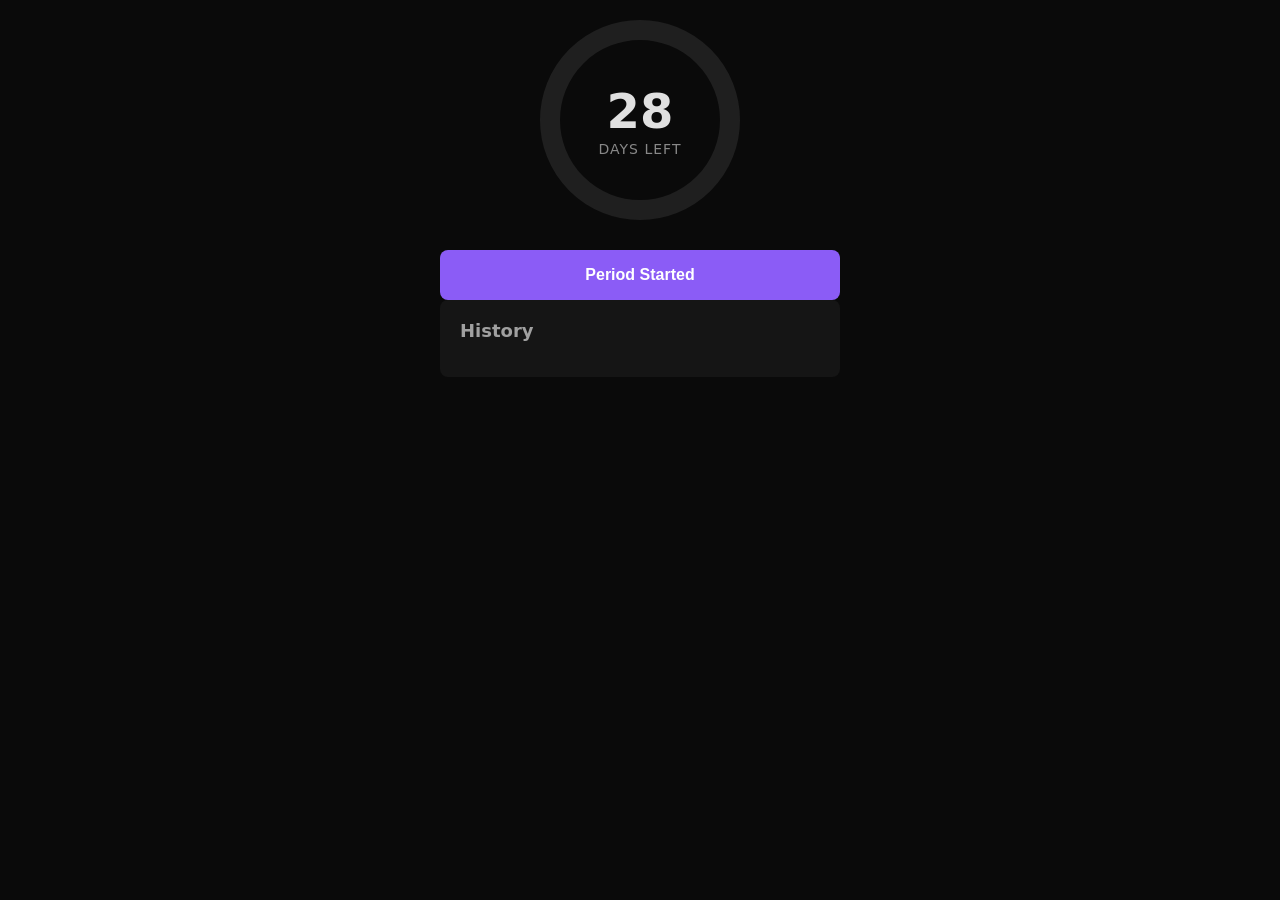
<file: index.html>
<!DOCTYPE html>
  <html lang="en">
  <head>
  <meta charset="UTF-8">
  <meta name="viewport" content="width=device-width,initial-scale=1">
  <title>Period Tracker</title>
  <style>
  *{margin:0;padding:0;box-sizing:border-box}
  body{font-family:system-ui,-apple-system,sans-serif;background:#0a0a0a;color:#e0e0e0;min-height:100vh;display:flex;justify-content:center;al
  ign-items:center;padding:20px}
  .container{max-width:400px;width:100%}
  .wheel{width:200px;height:200px;margin:0 auto 30px;position:relative}
  .wheel svg{transform:rotate(-90deg)}
  .wheel-text{position:absolute;top:50%;left:50%;transform:translate(-50%,-50%);text-align:center}
  .days-num{font-size:48px;font-weight:700;display:block}
  .days-label{font-size:14px;color:#888;text-transform:uppercase;letter-spacing:1px}
  button{width:100%;padding:16px;background:#8b5cf6;color:#fff;border:none;border-radius:8px;font-size:16px;font-weight:600;cursor:pointer;mar
  gin-bottom:30px;transition:background .2s}
  button:hover{background:#7c3aed}
  button:active{background:#6d28d9}
  .history{background:#151515;border-radius:8px;padding:20px;max-height:300px;overflow-y:auto}
  .history h2{font-size:18px;margin-bottom:16px;color:#a0a0a0}
  .history-item{padding:12px;background:#1f1f1f;border-radius:6px;margin-bottom:8px;font-size:14px}
  .history-item:last-child{margin-bottom:0}
  .history-empty{color:#666;font-size:14px;text-align:center;padding:20px 0}
  .history::-webkit-scrollbar{width:8px}
  .history::-webkit-scrollbar-track{background:#151515}
  .history::-webkit-scrollbar-thumb{background:#333;border-radius:4px}
  .history::-webkit-scrollbar-thumb:hover{background:#444}
  </style>
  </head>
  <body>
  <div class="container">
  <div class="wheel">
  <svg width="200" height="200">
  <circle cx="100" cy="100" r="90" fill="none" stroke="#1f1f1f" stroke-width="20"/>
  <circle id="progress" cx="100" cy="100" r="90" fill="none" stroke="#8b5cf6" stroke-width="20" stroke-dasharray="565.48" 
  stroke-dashoffset="565.48" stroke-linecap="round"/>
  </svg>
  <div class="wheel-text">
  <span class="days-num" id="daysNum">28</span>
  <span class="days-label">days left</span>
  </div>
  </div>
  <button onclick="logPeriod()">Period Started</button>
  <div class="history">
  <h2>History</h2>
  <div id="historyList"></div>
  </div>
  </div>
  <script>
  const CYCLE_DAYS=28;
  function logPeriod(){
  const now=new Date().toISOString();
  const history=getHistory();
  history.unshift(now);
  localStorage.setItem('periodHistory',JSON.stringify(history));
  render();
  }
  function getHistory(){
  const data=localStorage.getItem('periodHistory');
  return data?JSON.parse(data):[];
  }
  function getDaysRemaining(){
  const history=getHistory();
  if(history.length===0)return CYCLE_DAYS;
  const last=new Date(history[0]);
  const now=new Date();
  const daysSince=Math.floor((now-last)/86400000);
  const remaining=CYCLE_DAYS-daysSince;
  return remaining>0?remaining:0;
  }
  function formatDate(iso){
  const d=new Date(iso);
  return d.toLocaleDateString('en-US',{month:'short',day:'numeric',year:'numeric'});
  }
  function render(){
  const days=getDaysRemaining();
  document.getElementById('daysNum').textContent=days;
  const circumference=565.48;
  const offset=circumference-(days/CYCLE_DAYS)*circumference;
  document.getElementById('progress').style.strokeDashoffset=offset;
  const history=getHistory();
  const list=document.getElementById('historyList');
  if(history.length===0){
  list.innerHTML='<div class="history-empty">No periods logged yet</div>';
  if(history.length===0){
  list.innerHTML='<div class="history-empty">No periods logged yet</div>';
  }else{
  list.innerHTML=history.map(date=>`<div class="history-item">${formatDate(date)}</div>`).join('');
  }
  function getDaysRemaining(){
  const history=getHistory();
  if(history.length===0)return CYCLE_DAYS;
  const last=new Date(history[0]);
  const now=new Date();
  const daysSince=Math.floor((now-last)/86400000);
  const remaining=CYCLE_DAYS-daysSince;
  return remaining>0?remaining:0;
  }
  function formatDate(iso){
  const d=new Date(iso);
  return d.toLocaleDateString('en-US',{month:'short',day:'
  numeric',year:'numeric'});
  }
  function render(){
  const days=getDaysRemaining();
  document.getElementById('daysNum').textContent=days;
  const circumference=565.48;
  const
  offset=circumference-(days/CYCLE_DAYS)*circumference;
  document.getElementById('progress').style.strokeDashoffs
  et=offset;
  const history=getHistory();
  const list=document.getElementById('historyList');
  if(history.length===0){
  list.innerHTML='<div class="history-empty">No periods
  return remaining>0?remaining:0;
  }
  function formatDate(iso){
  const d=new Date(iso);
  return d.toLocaleDateString('en-US',{month:'short',day:'numeric',year:'numeric'});
  }
  function render(){
  const days=getDaysRemaining();
  document.getElementById('daysNum').textContent=days;
  const circumference=565.48;
  const offset=circumference-(days/CYCLE_DAYS)*circumference;
  document.getElementById('progress').style.strokeDashoffset=offset;
  const history=getHistory();
  const list=document.getElementById('historyList');
  if(history.length===0){
  list.innerHTML='<div class="history-empty">No periods logged yet</div>';
  }else{
  list.innerHTML=history.map(date=>`<div class="history-item">${formatDate(date)}</div>`).join('');
  }
  }
  render();
  </script>
  </body>
  </html>
</file>
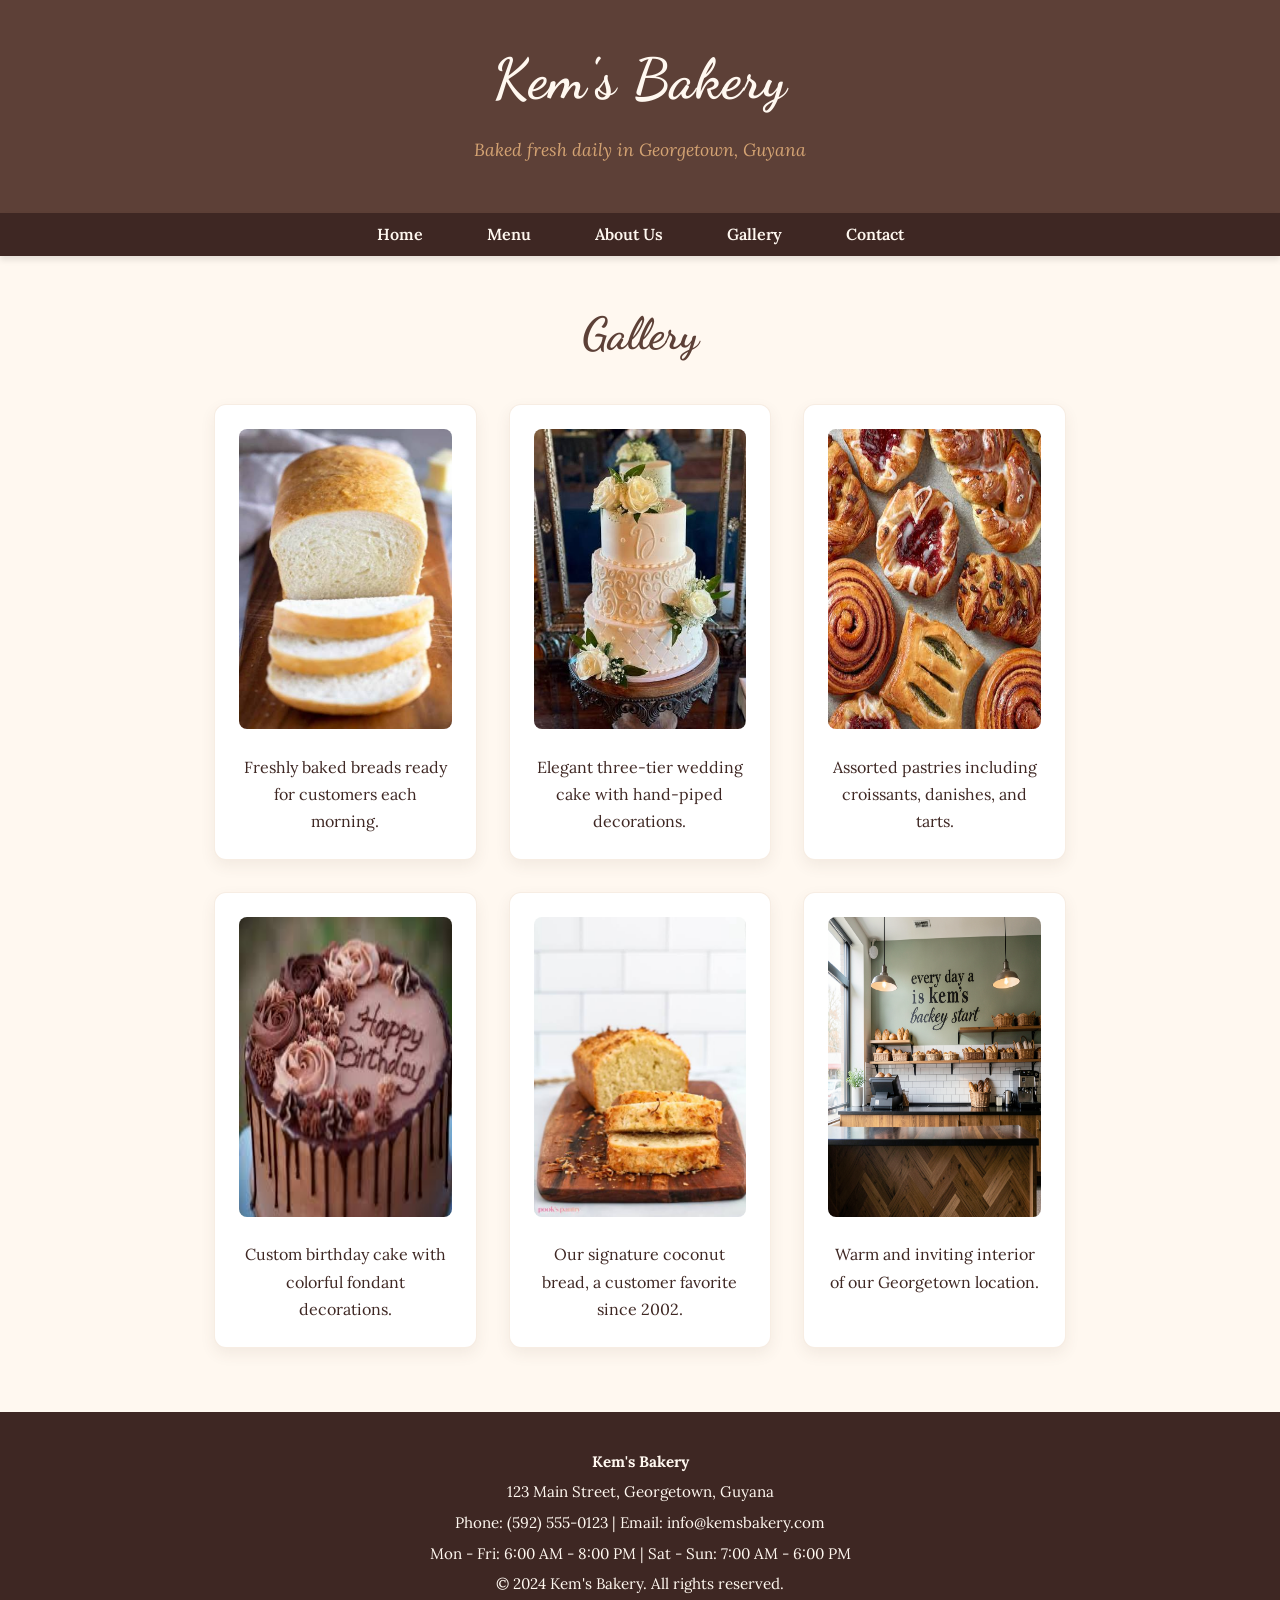
<file: gallery.html>
<!DOCTYPE html>
<html lang="en">
<head>
    <meta charset="UTF-8">
    <meta name="viewport" content="width=device-width, initial-scale=1.0">
    <title>Kem's Bakery - Gallery</title>
    <link rel="stylesheet" href="style.css">
</head>
<body>
    <header>
        
        <h1>Kem's Bakery</h1>
        <p>Baked fresh daily in Georgetown, Guyana</p>
    </header>
    <nav>
        <button class="hamburger" aria-label="Toggle navigation">☰</button>
        <ul>
            <li><a href="index.html">Home</a></li>
            <li><a href="menu.html">Menu</a></li>
            <li><a href="about.html">About Us</a></li>
            <li><a href="gallery.html">Gallery</a></li>
            <li><a href="contact.html">Contact</a></li>
        </ul>
    </nav>

    <main class="container">
        <h2>Gallery</h2>
        <div class="card-grid">
            <div class="card">
                <img src="images/fresh bread.jpeg" width="400" height="300" alt="Fresh Bread">
                <p>Freshly baked breads ready for customers each morning.</p>
            </div>
            <div class="card">
                <img src="images/weddingcake.jpeg" alt="Wedding Cake" width="400" height="300">
                <p>Elegant three-tier wedding cake with hand-piped decorations.</p>
            </div>
            <div class="card">
                <img src="images/pastreies.jpeg" alt="Pastry Selection" width="400" height="300">
                <p>Assorted pastries including croissants, danishes, and tarts.</p>
            </div>
            <div class="card">
                <img src="images/birthday cake.jpeg" alt="Birthday Cake" width="400" height="300">
                <p>Custom birthday cake with colorful fondant decorations.</p>
            </div>
            <div class="card">
                <img src="images/coconut bread.jpeg" width="400" height="300" alt="Coconut Bread">
                <p>Our signature coconut bread, a customer favorite since 2002.</p>
            </div>
            <div class="card">
                <img src="images/interior.jpeg" width="400" height="300" alt="Bakery Interior">
                <p>Warm and inviting interior of our Georgetown location.</p>
            </div>
        </div>
    </main>

    <footer>
        <p><strong>Kem's Bakery</strong></p>
        <p>123 Main Street, Georgetown, Guyana</p>
        <p>Phone: (592) 555-0123 | Email: info@kemsbakery.com</p>
        <p>Mon - Fri: 6:00 AM - 8:00 PM | Sat - Sun: 7:00 AM - 6:00 PM</p>
        <p>&copy; 2024 Kem's Bakery. All rights reserved.</p>
    </footer>

    <script src="script.js"></script>
</body>
</html>
</file>
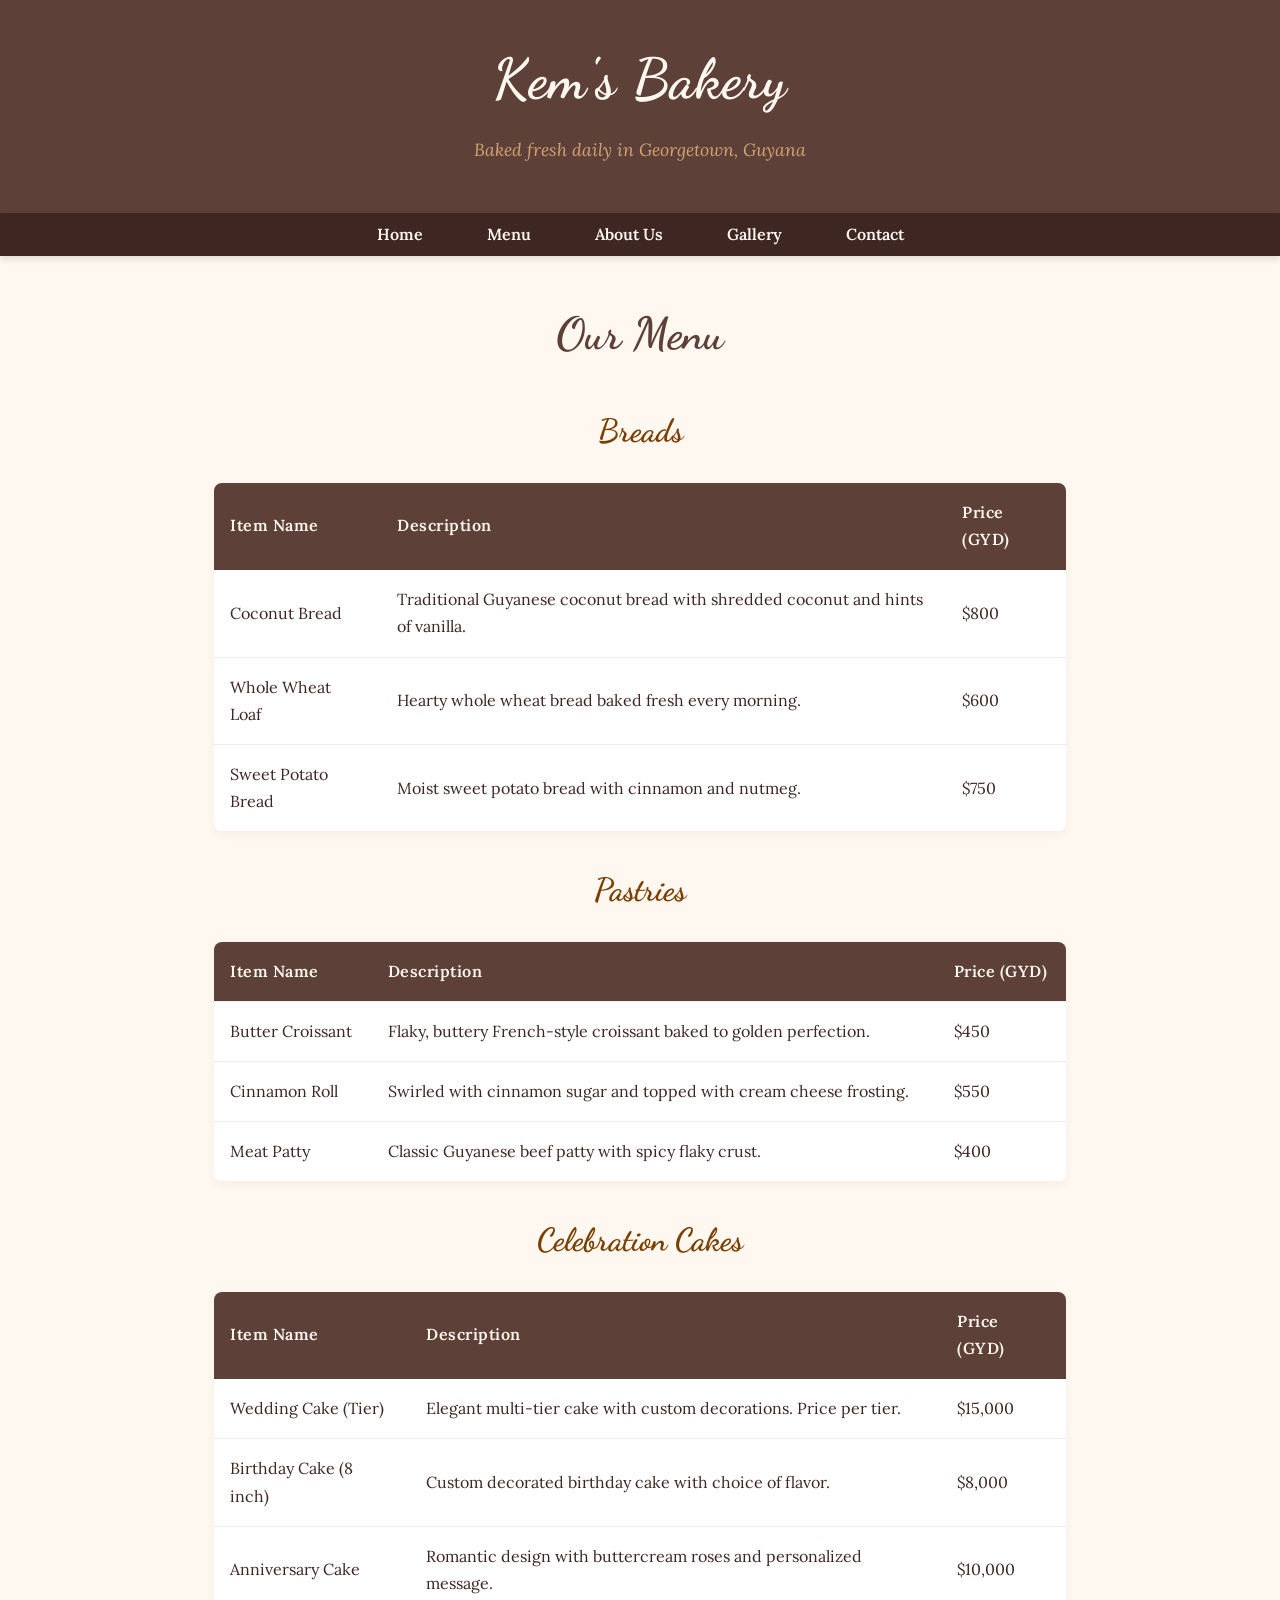
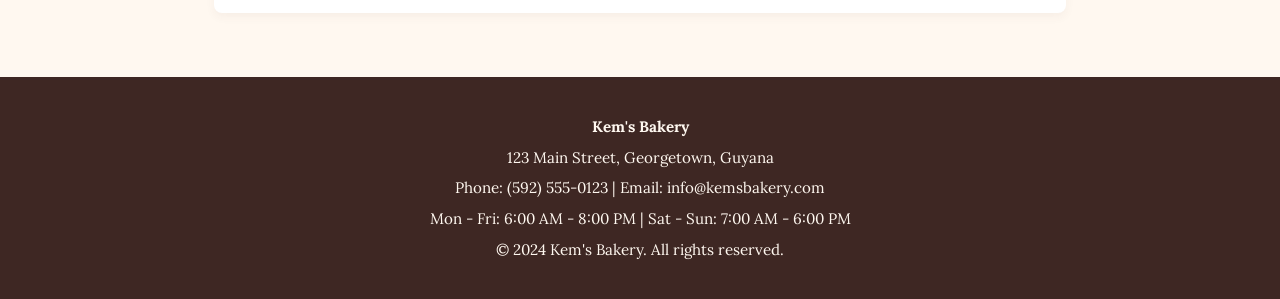
<file: menu.html>
<!DOCTYPE html>
<html lang="en">
<head>
    <meta charset="UTF-8">
    <meta name="viewport" content="width=device-width, initial-scale=1.0">
    <title>Kem's Bakery - Menu</title>
    <link rel="stylesheet" href="style.css">
</head>
<body>
    <header>
        <h1>Kem's Bakery</h1>
        <p>Baked fresh daily in Georgetown, Guyana</p>
    </header>
    <nav>
        <button class="hamburger" aria-label="Toggle navigation">☰</button>
        <ul>
            <li><a href="index.html">Home</a></li>
            <li><a href="menu.html">Menu</a></li>
            <li><a href="about.html">About Us</a></li>
            <li><a href="gallery.html">Gallery</a></li>
            <li><a href="contact.html">Contact</a></li>
        </ul>
    </nav>

    <main class="container">
        <h2>Our Menu</h2>
        
        <h3 style="color: #7b3f00; margin-top: 2rem;">Breads</h3>
        <table>
            <tr><th>Item Name</th><th>Description</th><th>Price (GYD)</th></tr>
            <tr><td>Coconut Bread</td><td>Traditional Guyanese coconut bread with shredded coconut and hints of vanilla.</td><td>$800</td></tr>
            <tr><td>Whole Wheat Loaf</td><td>Hearty whole wheat bread baked fresh every morning.</td><td>$600</td></tr>
            <tr><td>Sweet Potato Bread</td><td>Moist sweet potato bread with cinnamon and nutmeg.</td><td>$750</td></tr>
        </table>

        <h3 style="color: #7b3f00; margin-top: 2rem;">Pastries</h3>
        <table>
            <tr><th>Item Name</th><th>Description</th><th>Price (GYD)</th></tr>
            <tr><td>Butter Croissant</td><td>Flaky, buttery French-style croissant baked to golden perfection.</td><td>$450</td></tr>
            <tr><td>Cinnamon Roll</td><td>Swirled with cinnamon sugar and topped with cream cheese frosting.</td><td>$550</td></tr>
            <tr><td>Meat Patty</td><td>Classic Guyanese beef patty with spicy flaky crust.</td><td>$400</td></tr>
        </table>

        <h3 style="color: #7b3f00; margin-top: 2rem;">Celebration Cakes</h3>
        <table>
            <tr><th>Item Name</th><th>Description</th><th>Price (GYD)</th></tr>
            <tr><td>Wedding Cake (Tier)</td><td>Elegant multi-tier cake with custom decorations. Price per tier.</td><td>$15,000</td></tr>
            <tr><td>Birthday Cake (8 inch)</td><td>Custom decorated birthday cake with choice of flavor.</td><td>$8,000</td></tr>
            <tr><td>Anniversary Cake</td><td>Romantic design with buttercream roses and personalized message.</td><td>$10,000</td></tr>
        </table>
    </main>

    <footer>
        <p><strong>Kem's Bakery</strong></p>
        <p>123 Main Street, Georgetown, Guyana</p>
        <p>Phone: (592) 555-0123 | Email: info@kemsbakery.com</p>
        <p>Mon - Fri: 6:00 AM - 8:00 PM | Sat - Sun: 7:00 AM - 6:00 PM</p>
        <p>&copy; 2024 Kem's Bakery. All rights reserved.</p>
    </footer>

    <script src="script.js"></script>
</body>
</html>
</file>
<file: style.css>
/* Import Elegant Fonts: Dancing Script (Cursive) & Lora (Readable Serif) */
@import url('https://fonts.googleapis.com/css2?family=Dancing+Script:wght@400;700&family=Lora:ital,wght@0,400;0,600;1,400&display=swap');

/* Kem's Bakery - Global Styles */
:root {
    --primary-brown: #5D4037;      /* Rich Espresso */
    --dark-brown: #3E2723;         /* Deep Chocolate */
    --accent-gold: #D4A373;        /* Warm Caramel/Gold */
    --soft-vanilla: #FFF8F0;       /* Elegant Background */
    --pure-white: #FFFFFF;
    --text-dark: #3E2723;
}

* {
    margin: 0;
    padding: 0;
    box-sizing: border-box;
}

body {
    font-family: 'Lora', serif; /* Elegant, highly readable body font */
    background-color: var(--soft-vanilla);
    color: var(--text-dark);
    line-height: 1.7;
}

/* Header & Navigation */
header {
    background-color: var(--primary-brown);
    color: var(--soft-vanilla);
    padding: 2rem 0;
    text-align: center;
}

header h1 {
    font-family: 'Dancing Script', cursive; /* Elegant cursive font */
    font-size: 3.5rem;
    margin-bottom: 0.5rem;
    font-weight: 700;
    letter-spacing: 1px;
}

header p {
    font-family: 'Lora', serif;
    font-style: italic;
    font-size: 1.1rem;
    margin-bottom: 1rem;
    color: var(--accent-gold);
}

nav {
    background-color: var(--dark-brown);
    padding: 0.5rem 0;
    position: sticky;
    top: 0;
    z-index: 1000;
    box-shadow: 0 4px 6px rgba(0,0,0,0.1);
}

nav ul {
    list-style: none;
    display: flex;
    justify-content: center;
    gap: 2rem;
}

nav a {
    color: var(--soft-vanilla);
    text-decoration: none;
    font-family: 'Lora', serif;
    font-weight: 600;
    padding: 0.5rem 1rem;
    border-radius: 4px;
    transition: all 0.3s ease;
}

nav a:hover {
    background-color: var(--accent-gold);
    color: var(--dark-brown);
}

.hamburger {
    display: none;
    font-size: 1.8rem;
    cursor: pointer;
    color: var(--soft-vanilla);
    padding: 0.5rem 1rem;
    text-align: right;
    background: none;
    border: none;
}

/* Main Content Container */
.container {
    max-width: 900px;
    margin: 2.5rem auto;
    padding: 0 1.5rem;
}

h2 {
    font-family: 'Dancing Script', cursive;
    color: var(--primary-brown);
    margin-bottom: 1.5rem;
    text-align: center;
    font-size: 2.8rem;
    font-weight: 700;
}

h3 {
    font-family: 'Dancing Script', cursive;
    color: var(--primary-brown);
    font-size: 2rem;
    margin-bottom: 1rem;
    text-align: center;
}

h4 {
    font-family: 'Lora', serif;
    color: var(--dark-brown);
    font-size: 1.2rem;
    font-weight: 600;
    margin-bottom: 0.5rem;
}

/* Cards */
.card-grid {
    display: grid;
    grid-template-columns: repeat(auto-fit, minmax(260px, 1fr));
    gap: 2rem;
    margin: 2rem 0;
}

.card {
    background-color: var(--pure-white);
    padding: 1.5rem;
    border-radius: 12px;
    box-shadow: 0 6px 15px rgba(93, 64, 55, 0.08);
    text-align: center;
    transition: transform 0.3s ease;
    border: 1px solid rgba(212, 163, 115, 0.2);
}

.card:hover {
    transform: translateY(-5px);
}

.card img {
    max-width: 100%;
    border-radius: 8px;
    margin-bottom: 1rem;
}

/* Buttons */
.btn {
    display: inline-block;
    background-color: var(--accent-gold);
    color: var(--dark-brown);
    padding: 0.8rem 2rem;
    text-decoration: none;
    border-radius: 30px; /* Pill shape for elegance */
    font-family: 'Lora', serif;
    font-weight: 700;
    margin-top: 1rem;
    border: none;
    cursor: pointer;
    text-align: center;
    transition: all 0.3s ease;
    box-shadow: 0 4px 6px rgba(0,0,0,0.1);
}

.btn:hover {
    background-color: var(--primary-brown);
    color: var(--soft-vanilla);
    transform: translateY(-2px);
}

/* Tables */
table {
    width: 100%;
    border-collapse: collapse;
    margin: 1.5rem 0;
    background-color: var(--pure-white);
    box-shadow: 0 4px 10px rgba(93, 64, 55, 0.05);
    border-radius: 8px;
    overflow: hidden;
}

th, td {
    padding: 1rem;
    text-align: left;
    border-bottom: 1px solid rgba(93, 64, 55, 0.1);
}

th {
    background-color: var(--primary-brown);
    color: var(--soft-vanilla);
    font-family: 'Lora', serif;
    font-weight: 600;
    letter-spacing: 0.5px;
}

tr:last-child td {
    border-bottom: none;
}

/* Forms */
.form-group {
    margin-bottom: 1.2rem;
}

.form-group label {
    display: block;
    margin-bottom: 0.5rem;
    font-weight: 600;
    color: var(--primary-brown);
}

.form-group input,
.form-group select,
.form-group textarea {
    width: 100%;
    padding: 0.8rem;
    border: 1px solid rgba(93, 64, 55, 0.2);
    border-radius: 6px;
    font-family: 'Lora', serif;
    background-color: var(--pure-white);
    transition: border-color 0.3s ease;
}

.form-group input:focus,
.form-group select:focus,
.form-group textarea:focus {
    outline: none;
    border-color: var(--accent-gold);
    box-shadow: 0 0 0 3px rgba(212, 163, 115, 0.2);
}

/* Contact Page Split */
.contact-split {
    display: grid;
    grid-template-columns: 1fr 1fr;
    gap: 3rem;
}

/* Footer */
footer {
    background-color: var(--dark-brown);
    color: var(--soft-vanilla);
    text-align: center;
    padding: 2rem 0;
    margin-top: 4rem;
}

footer p {
    margin: 0.3rem 0;
    font-size: 0.95rem;
}

/* Responsive Design */
@media (max-width: 768px) {
    .hamburger {
        display: block;
    }

    nav ul {
        display: none;
        flex-direction: column;
        gap: 0;
    }

    nav ul.active {
        display: flex;
    }

    nav ul li {
        text-align: center;
        border-top: 1px solid rgba(255, 248, 240, 0.1);
    }

    nav ul li a {
        display: block;
        padding: 1rem;
    }

    .contact-split {
        grid-template-columns: 1fr;
        gap: 2rem;
    }
    
    header h1 {
        font-size: 2.8rem;
    }
    
    h2 {
        font-size: 2.2rem;
    }
}
</file>
